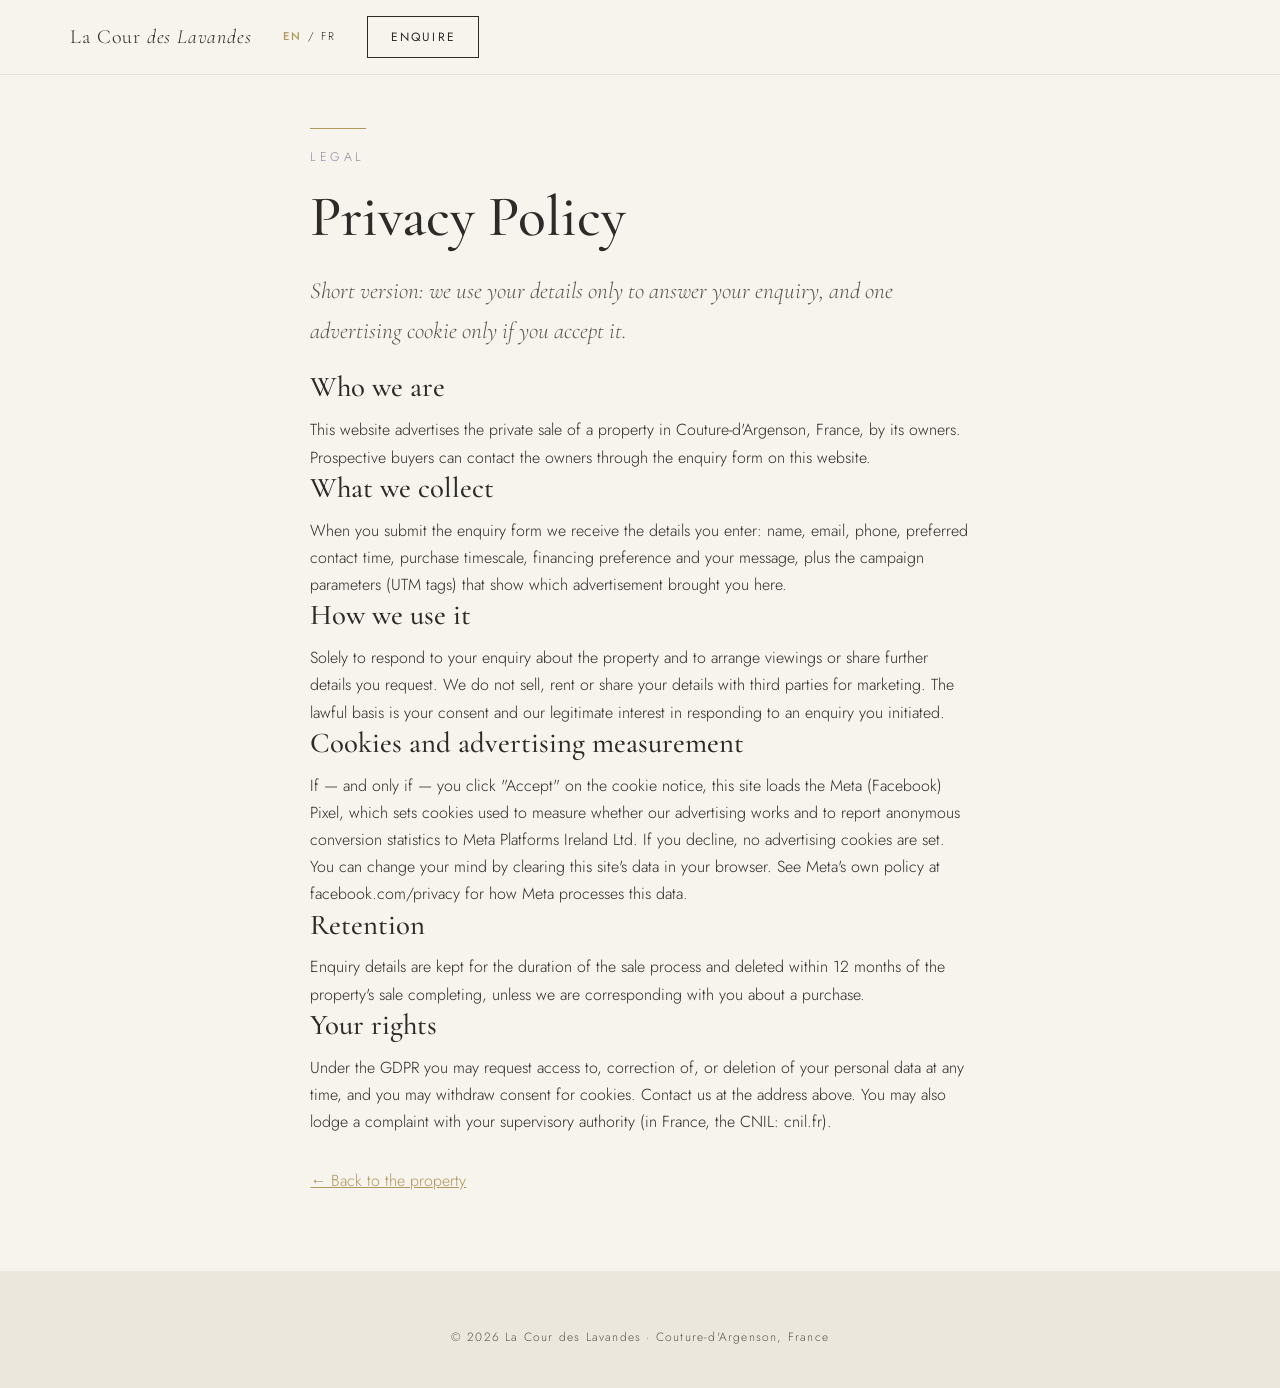
<file: privacy.html>
<!DOCTYPE html>
<html lang="en">
<head>
  <meta charset="UTF-8">
  <meta name="viewport" content="width=device-width, initial-scale=1.0">
  <title>Privacy Policy | La Cour des Lavandes</title>
  <meta name="robots" content="noindex, follow">
  <link rel="canonical" href="https://lacourdeslavandes.com/privacy.html">
  <link rel="alternate" hreflang="en" href="https://lacourdeslavandes.com/privacy.html">
  <link rel="alternate" hreflang="fr" href="https://lacourdeslavandes.com/fr/confidentialite.html">
  <link rel="preconnect" href="https://fonts.googleapis.com">
  <link rel="preconnect" href="https://fonts.gstatic.com" crossorigin>
  <link href="https://fonts.googleapis.com/css2?family=Cormorant+Garamond:wght@400;500&family=Jost:wght@300;400&display=swap" rel="stylesheet">
  <link rel="stylesheet" href="css/styles.css?v=202608030010">
</head>
<body>
  <header class="nav scrolled">
    <div class="nav-inner">
      <a class="nav-brand" href="index.html">La Cour <span>des Lavandes</span></a>
      <div class="language-switch" aria-label="Language"><span aria-current="page">EN</span><span aria-hidden="true">/</span><a href="fr/confidentialite.html" lang="fr">FR</a></div>
      <a class="btn btn-outline nav-cta" href="index.html#enquire">Enquire</a>
    </div>
  </header>

  <main class="section section-narrow" style="padding-top: 8rem;">
    <p class="eyebrow gold-rule">Legal</p>
    <h2>Privacy Policy</h2>
    <p class="lede">Short version: we use your details only to answer your enquiry, and one advertising cookie only if you accept it.</p>

    <h3>Who we are</h3>
    <p>This website advertises the private sale of a property in Couture-d'Argenson, France, by its owners. Prospective buyers can contact the owners through the enquiry form on this website.</p>

    <h3>What we collect</h3>
    <p>When you submit the enquiry form we receive the details you enter: name, email, phone, preferred contact time, purchase timescale, financing preference and your message, plus the campaign parameters (UTM tags) that show which advertisement brought you here.</p>

    <h3>How we use it</h3>
    <p>Solely to respond to your enquiry about the property and to arrange viewings or share further details you request. We do not sell, rent or share your details with third parties for marketing. The lawful basis is your consent and our legitimate interest in responding to an enquiry you initiated.</p>

    <h3>Cookies and advertising measurement</h3>
    <p>If — and only if — you click "Accept" on the cookie notice, this site loads the Meta (Facebook) Pixel, which sets cookies used to measure whether our advertising works and to report anonymous conversion statistics to Meta Platforms Ireland Ltd. If you decline, no advertising cookies are set. You can change your mind by clearing this site's data in your browser. See Meta's own policy at facebook.com/privacy for how Meta processes this data.</p>

    <h3>Retention</h3>
    <p>Enquiry details are kept for the duration of the sale process and deleted within 12 months of the property's sale completing, unless we are corresponding with you about a purchase.</p>

    <h3>Your rights</h3>
    <p>Under the GDPR you may request access to, correction of, or deletion of your personal data at any time, and you may withdraw consent for cookies. Contact us at the address above. You may also lodge a complaint with your supervisory authority (in France, the CNIL: cnil.fr).</p>

    <p style="margin-top:2rem;"><a href="index.html" style="color: var(--brass);">← Back to the property</a></p>
  </main>

  <footer class="footer">
    <div class="footer-inner">
      <p class="footer-copy">© 2026 La Cour des Lavandes · Couture-d'Argenson, France</p>
    </div>
  </footer>
</body>
</html>
</file>
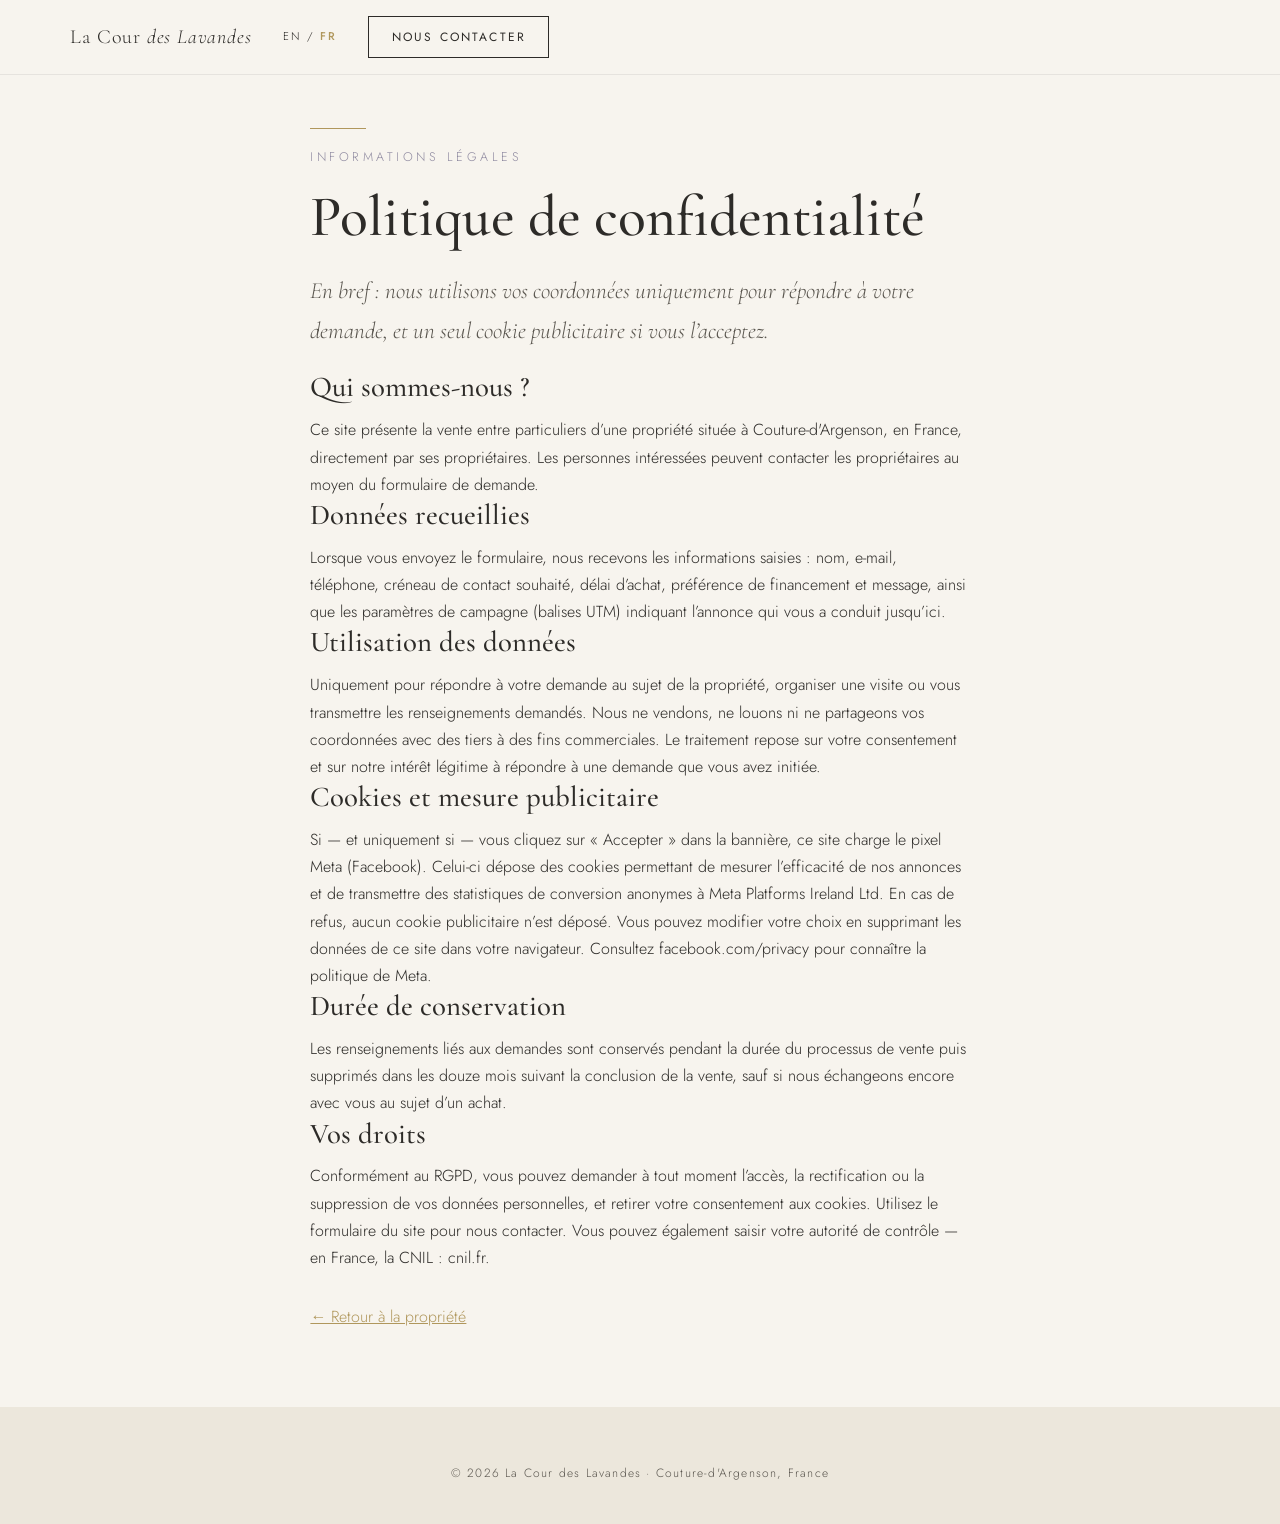
<file: fr/confidentialite.html>
<!DOCTYPE html>
<html lang="fr">
<head>
  <meta charset="UTF-8">
  <meta name="viewport" content="width=device-width, initial-scale=1.0">
  <title>Politique de confidentialité | La Cour des Lavandes</title>
  <meta name="robots" content="noindex, follow">
  <link rel="canonical" href="https://lacourdeslavandes.com/fr/confidentialite.html">
  <link rel="alternate" hreflang="en" href="https://lacourdeslavandes.com/privacy.html">
  <link rel="alternate" hreflang="fr" href="https://lacourdeslavandes.com/fr/confidentialite.html">
  <link rel="preconnect" href="https://fonts.googleapis.com">
  <link rel="preconnect" href="https://fonts.gstatic.com" crossorigin>
  <link href="https://fonts.googleapis.com/css2?family=Cormorant+Garamond:wght@400;500&family=Jost:wght@300;400&display=swap" rel="stylesheet">
  <link rel="stylesheet" href="../css/styles.css?v=202608030010">
</head>
<body>
  <header class="nav scrolled">
    <div class="nav-inner">
      <a class="nav-brand" href="./">La Cour <span>des Lavandes</span></a>
      <div class="language-switch" aria-label="Langue"><a href="../privacy.html" lang="en">EN</a><span aria-hidden="true">/</span><span aria-current="page">FR</span></div>
      <a class="btn btn-outline nav-cta" href="./#enquire">Nous contacter</a>
    </div>
  </header>

  <main class="section section-narrow" style="padding-top: 8rem;">
    <p class="eyebrow gold-rule">Informations légales</p>
    <h2>Politique de confidentialité</h2>
    <p class="lede">En bref : nous utilisons vos coordonnées uniquement pour répondre à votre demande, et un seul cookie publicitaire si vous l’acceptez.</p>

    <h3>Qui sommes-nous ?</h3>
    <p>Ce site présente la vente entre particuliers d’une propriété située à Couture-d'Argenson, en France, directement par ses propriétaires. Les personnes intéressées peuvent contacter les propriétaires au moyen du formulaire de demande.</p>

    <h3>Données recueillies</h3>
    <p>Lorsque vous envoyez le formulaire, nous recevons les informations saisies : nom, e-mail, téléphone, créneau de contact souhaité, délai d’achat, préférence de financement et message, ainsi que les paramètres de campagne (balises UTM) indiquant l’annonce qui vous a conduit jusqu’ici.</p>

    <h3>Utilisation des données</h3>
    <p>Uniquement pour répondre à votre demande au sujet de la propriété, organiser une visite ou vous transmettre les renseignements demandés. Nous ne vendons, ne louons ni ne partageons vos coordonnées avec des tiers à des fins commerciales. Le traitement repose sur votre consentement et sur notre intérêt légitime à répondre à une demande que vous avez initiée.</p>

    <h3>Cookies et mesure publicitaire</h3>
    <p>Si — et uniquement si — vous cliquez sur « Accepter » dans la bannière, ce site charge le pixel Meta (Facebook). Celui-ci dépose des cookies permettant de mesurer l’efficacité de nos annonces et de transmettre des statistiques de conversion anonymes à Meta Platforms Ireland Ltd. En cas de refus, aucun cookie publicitaire n’est déposé. Vous pouvez modifier votre choix en supprimant les données de ce site dans votre navigateur. Consultez facebook.com/privacy pour connaître la politique de Meta.</p>

    <h3>Durée de conservation</h3>
    <p>Les renseignements liés aux demandes sont conservés pendant la durée du processus de vente puis supprimés dans les douze mois suivant la conclusion de la vente, sauf si nous échangeons encore avec vous au sujet d’un achat.</p>

    <h3>Vos droits</h3>
    <p>Conformément au RGPD, vous pouvez demander à tout moment l’accès, la rectification ou la suppression de vos données personnelles, et retirer votre consentement aux cookies. Utilisez le formulaire du site pour nous contacter. Vous pouvez également saisir votre autorité de contrôle — en France, la CNIL : cnil.fr.</p>

    <p style="margin-top:2rem;"><a href="./" style="color: var(--brass);">← Retour à la propriété</a></p>
  </main>

  <footer class="footer">
    <div class="footer-inner">
      <p class="footer-copy">© 2026 La Cour des Lavandes · Couture-d'Argenson, France</p>
    </div>
  </footer>
</body>
</html>
</file>
<file: css/styles.css>
/* ============================================================
   La Cour des Lavandes — property landing page
   Palette: cream / stone / lavender-grey / sage / charcoal / brass
   ============================================================ */

:root {
  --cream: #f7f4ee;
  --stone: #ece7dc;
  --lavender: #8f8aa0;
  --sage: #a7ae9b;
  --charcoal: #2d2b28;
  --ink-soft: #5a564f;
  --brass: #b0975c;
  --white: #fffdf9;
  --serif: "Cormorant Garamond", "Times New Roman", serif;
  --sans: "Jost", "Helvetica Neue", Arial, sans-serif;
  --max-narrow: 44rem;
  --max-wide: 74rem;
}

* { box-sizing: border-box; margin: 0; padding: 0; }
html { scroll-behavior: smooth; }

body {
  font-family: var(--sans);
  font-weight: 300;
  color: var(--charcoal);
  background: var(--cream);
  line-height: 1.7;
  -webkit-font-smoothing: antialiased;
  overflow-x: hidden; /* guard against 100vw full-bleed scrollbar overflow */
}

/* Full-bleed utility: break a centered-column child out to viewport width */
.bleed {
  width: 100vw; max-width: 100vw;
  margin-left: calc(50% - 50vw);
  box-sizing: border-box;
}

img { display: block; max-width: 100%; height: auto; }

h1, h2, h3 {
  font-family: var(--serif);
  font-weight: 500;
  line-height: 1.15;
  color: var(--charcoal);
}

h2 { font-size: clamp(2.2rem, 5vw, 3.6rem); margin-bottom: 1.4rem; }
h3 { font-size: clamp(1.4rem, 2.6vw, 1.8rem); margin-bottom: .8rem; }
p + p { margin-top: 1rem; }

a { color: inherit; }

.eyebrow {
  font-family: var(--sans);
  font-size: .78rem;
  letter-spacing: .28em;
  text-transform: uppercase;
  color: var(--lavender);
  margin-bottom: 1rem;
}

/* thin brass rule above eyebrows */
.gold-rule::before {
  content: "";
  display: block;
  width: 3.5rem;
  height: 1px;
  background: var(--brass);
  margin-bottom: 1.1rem;
}

.lede {
  font-family: var(--serif);
  font-size: clamp(1.2rem, 2.2vw, 1.45rem);
  font-style: italic;
  color: var(--ink-soft);
  margin-bottom: 1.2rem;
}

.transition-line {
  text-align: center;
  font-family: var(--serif);
  font-size: clamp(1.3rem, 2.8vw, 1.8rem);
  font-style: italic;
  color: var(--charcoal);
  max-width: 30rem;
  margin: 0 auto;
  padding: clamp(1.8rem, 4vw, 2.8rem) 1.4rem 0;
}
.transition-line::before {
  content: "";
  display: block;
  width: 3.5rem;
  height: 1px;
  background: var(--brass);
  margin: 0 auto 1.6rem;
}

/* ---------- Buttons ---------- */
.btn {
  display: inline-block;
  font-family: var(--sans);
  font-size: .85rem;
  font-weight: 400;
  letter-spacing: .18em;
  text-transform: uppercase;
  text-decoration: none;
  padding: .95rem 2.1rem;
  border: 1px solid transparent;
  cursor: pointer;
  transition: background .3s ease, color .3s ease, border-color .3s ease;
}
.btn-solid { background: var(--charcoal); color: var(--white); border-color: var(--charcoal); }
.btn-solid:hover { background: var(--brass); border-color: var(--brass); }
.btn-ghost { background: transparent; color: var(--white); border-color: rgba(255,255,255,.7); }
.btn-ghost:hover { background: rgba(255,255,255,.12); }
.btn-outline, .btn-ghost-dark { background: transparent; color: var(--charcoal); border-color: var(--charcoal); }
.btn-outline:hover, .btn-ghost-dark:hover { background: var(--charcoal); color: var(--white); }
.btn-sm { padding: .55rem 1.3rem; font-size: .75rem; }

/* ---------- Nav ---------- */
.nav {
  position: fixed;
  inset: 0 0 auto 0;
  z-index: 50;
  background: transparent;
  transition: background .4s ease, box-shadow .4s ease;
}
.nav.scrolled {
  background: rgba(247, 244, 238, .96);
  box-shadow: 0 1px 0 rgba(45,43,40,.08);
  backdrop-filter: blur(8px);
}
.nav-inner {
  max-width: var(--max-wide);
  margin: 0 auto;
  padding: 1rem 1.4rem;
  display: flex;
  align-items: center;
  gap: 2rem;
}
.nav-brand {
  font-family: var(--serif);
  font-size: 1.25rem;
  letter-spacing: .04em;
  text-decoration: none;
  color: var(--white);
  transition: color .4s ease;
}
.nav-brand span { font-style: italic; }
.nav.scrolled .nav-brand { color: var(--charcoal); }
.nav-links { display: none; margin-left: auto; gap: 1.8rem; }
.nav-links a {
  font-size: .8rem;
  letter-spacing: .2em;
  text-transform: uppercase;
  text-decoration: none;
  color: var(--white);
  transition: color .4s ease;
}
.nav.scrolled .nav-links a { color: var(--charcoal); }
.nav-links a:hover { color: var(--brass); }
.language-switch {
  display: flex;
  align-items: center;
  gap: .38rem;
  margin-left: auto;
  white-space: nowrap;
}
.language-switch a,
.language-switch span {
  color: var(--white);
  font-size: .7rem;
  letter-spacing: .14em;
  text-decoration: none;
  transition: color .4s ease;
}
.language-switch [aria-current="page"] { color: var(--brass); font-weight: 500; }
.language-switch a:hover { color: var(--brass); }
.nav.scrolled .language-switch a,
.nav.scrolled .language-switch span:not([aria-current="page"]) { color: var(--charcoal); }
.nav-cta { margin-left: auto; color: var(--white); border-color: rgba(255,255,255,.8); padding: .6rem 1.4rem; font-size: .75rem; }
.nav-cta:hover { background: var(--white); color: var(--charcoal); }
.nav.scrolled .nav-cta { color: var(--charcoal); border-color: var(--charcoal); }
.nav.scrolled .nav-cta:hover { background: var(--charcoal); color: var(--white); }

@media (min-width: 860px) {
  .nav-links { display: flex; }
  .language-switch { margin-left: 0; }
  .nav-cta { margin-left: 0; }
}

/* ---------- Hero ---------- */
.hero {
  position: relative;
  min-height: 100svh;
  display: flex;
  align-items: flex-end;
  color: var(--white);
}
.hero-media, .hero-media img {
  position: absolute;
  inset: 0;
  width: 100%;
  height: 100%;
  object-fit: cover;
}
.hero-scrim {
  position: absolute;
  inset: 0;
  /* Weighted to the lower half, where the headline and CTAs sit — the real
     photograph is bright there and white type needs the help. */
  background: linear-gradient(to top,
    rgba(24,22,20,.82) 0%,
    rgba(24,22,20,.62) 30%,
    rgba(24,22,20,.34) 60%,
    rgba(24,22,20,.22) 100%);
}
.hero-content {
  position: relative;
  z-index: 2;
  width: 100%;
  max-width: var(--max-wide);
  margin: 0 auto;
  padding: 0 1.4rem clamp(4rem, 10vh, 7rem);
}
.hero .eyebrow { color: rgba(255,255,255,.85); }
.hero h1 {
  font-size: clamp(2.8rem, 8vw, 5.5rem);
  font-weight: 500;
  color: var(--white);
  margin-bottom: .6rem;
}
.hero-hook {
  font-family: var(--serif);
  font-size: clamp(1.15rem, 2.4vw, 1.5rem);
  font-style: italic;
  max-width: 38rem;
  margin-bottom: 1.4rem;
  color: rgba(255,255,255,.92);
}
.hero-price {
  font-family: var(--sans);
  font-size: 1.15rem;
  letter-spacing: .12em;
  margin-bottom: 1.8rem;
}
.hero-price span {
  display: block;
  font-size: .75rem;
  letter-spacing: .22em;
  text-transform: uppercase;
  color: rgba(255,255,255,.75);
  margin-top: .2rem;
}
.hero-ctas { display: flex; flex-wrap: wrap; gap: .9rem; }
.hero-scroll {
  position: absolute;
  left: 50%;
  bottom: 1.2rem;
  transform: translateX(-50%);
  z-index: 2;
}
.hero-scroll span {
  display: block;
  width: 1px;
  height: 2.6rem;
  background: rgba(255,255,255,.7);
  animation: drip 2.4s ease-in-out infinite;
}
@keyframes drip {
  0% { transform: scaleY(0); transform-origin: top; }
  45% { transform: scaleY(1); transform-origin: top; }
  55% { transform: scaleY(1); transform-origin: bottom; }
  100% { transform: scaleY(0); transform-origin: bottom; }
}

/* ---------- Sections ---------- */
.section { padding: clamp(3rem, 6vw, 5rem) 1.4rem; }
.section-narrow { max-width: var(--max-narrow); margin: 0 auto; }
.section-wide { max-width: var(--max-wide); margin: 0 auto; }
.section-head { max-width: var(--max-narrow); margin-bottom: clamp(1.8rem, 4vw, 3rem); }

/* ---------- Gallery ---------- */
.gallery-grid {
  display: grid;
  grid-template-columns: repeat(2, 1fr);
  gap: .6rem;
  margin-top: 2.2rem;
  width: 100vw; max-width: 100vw;
  margin-left: calc(50% - 50vw);
  padding: 0 clamp(.6rem, 2vw, 1.4rem);
  box-sizing: border-box;
}
@media (min-width: 760px) {
  .gallery-grid { grid-template-columns: repeat(4, 1fr); gap: .9rem; }
}
.g-item { position: relative; display: block; overflow: hidden; background: var(--stone); aspect-ratio: 4 / 3; }
.g-item > a { display: block; width: 100%; height: 100%; }
/* <picture> is inline by default; it must fill its cell or the grid collapses */
.g-item picture,
.chapter-media picture,
.band-media picture { display: block; width: 100%; height: 100%; }
.g-item img {
  width: 100%;
  height: 100%;
  aspect-ratio: 4 / 3;
  object-fit: cover;
  transition: transform 1.2s cubic-bezier(.2,.6,.2,1), opacity .6s ease;
}
.g-item:hover img { transform: scale(1.045); }
.g-item figcaption {
  position: absolute;
  left: 0; right: 0; bottom: 0;
  padding: 1.6rem .9rem .7rem;
  background: linear-gradient(to top, rgba(24,22,20,.78), rgba(24,22,20,0));
  color: var(--white);
  font-size: .78rem;
  letter-spacing: .14em;
  text-transform: uppercase;
  pointer-events: none;
}
.g-item figcaption em {
  display: block;
  font-family: var(--serif);
  font-style: italic;
  font-size: .95rem;
  letter-spacing: .02em;
  text-transform: none;
  color: rgba(255,255,255,.8);
  margin-top: .15rem;
}
.gallery-note {
  margin-top: 1.6rem;
  font-size: .85rem;
  letter-spacing: .08em;
  color: var(--ink-soft);
  font-style: italic;
}

/* Keep the gallery and property chapters visually connected. These adjacent
   sections otherwise stack their full edge padding and create a large void. */
#gallery { padding-bottom: 1.5rem; }
#property { padding-top: 1.5rem; }

/* ---------- Chapters ---------- */
.chapter {
  display: grid;
  min-width: 0;
  gap: 1.8rem;
  align-items: center;
  margin-bottom: clamp(2.5rem, 5vw, 4rem);
}
.chapter > * { min-width: 0; }
.outbuilding-chapter { align-items: start; }
.chapter:last-child { margin-bottom: 0; }
@media (min-width: 860px) {
  .chapter { grid-template-columns: 7fr 5fr; gap: clamp(2rem, 5vw, 4.5rem); }
  /* Flip = mirror the top row (text left, wide image right). Place explicitly:
     using `order` here pushed the image past the full-width carousel to the bottom. */
  .chapter-flip { grid-template-columns: 5fr 7fr; }
  .chapter-flip .chapter-text { grid-column: 1; grid-row: 1; }
  .chapter-flip .chapter-media { grid-column: 2; grid-row: 1; }
}
@media (min-width: 650px) and (max-width: 859px) {
  .outbuilding-chapter { grid-template-columns: 7fr 5fr; gap: 2rem; }
}
.chapter-media img { width: 100%; aspect-ratio: 4 / 3; object-fit: cover; }
.chapter-num {
  font-size: .72rem;
  letter-spacing: .3em;
  text-transform: uppercase;
  color: var(--brass);
  margin-bottom: .7rem;
}
.chapter-facts {
  margin-top: 1.2rem;
  padding-top: 1rem;
  border-top: 1px solid var(--brass);
  font-size: .82rem;
  letter-spacing: .14em;
  text-transform: uppercase;
  color: var(--ink-soft);
}

/* ---------- Per-chapter gallery ---------- */
.chapter-gallery {
  grid-column: 1 / -1;
  display: grid;
  grid-template-columns: repeat(3, 1fr);
  gap: .5rem;
  margin-top: 1.4rem;
}
@media (min-width: 860px) {
  .chapter-gallery { grid-template-columns: repeat(4, 1fr); gap: .7rem; }
}
.chapter-gallery a { display: block; overflow: hidden; background: var(--stone); }
.chapter-gallery picture { display: block; width: 100%; height: 100%; }
.chapter-gallery img {
  width: 100%;
  aspect-ratio: 4 / 3;
  object-fit: cover;
  transition: transform 1.1s cubic-bezier(.2,.6,.2,1), opacity .5s ease;
}
.chapter-gallery a:hover img { transform: scale(1.05); }

/* ---------- Main House slideshow ---------- */
.chapter-slideshow {
  grid-column: 1 / -1;
  width: min(100%, 48rem);
  margin-inline: auto;
  margin-top: 1.4rem;
}
.slideshow-stage {
  position: relative;
  overflow: hidden;
  background: var(--stone);
}
.slideshow-stage a,
.slideshow-stage img { display: block; width: 100%; }
.slideshow-stage img {
  aspect-ratio: 4 / 3;
  object-fit: cover;
  transition: opacity .25s ease;
}
.slideshow-caption {
  position: absolute;
  left: 0;
  right: 0;
  bottom: 0;
  margin: 0;
  padding: .75rem 1.2rem;
  color: var(--white);
  font-family: var(--serif);
  font-size: clamp(1rem, 2vw, 1.35rem);
  background: rgba(24,22,20,.75);
}
.slideshow-controls {
  display: flex;
  align-items: center;
  justify-content: space-between;
  gap: 1rem;
  padding: .85rem 0;
}
.slideshow-controls button {
  border: 0;
  border-bottom: 1px solid var(--brass);
  padding: .25rem 0;
  background: transparent;
  color: var(--charcoal);
  font: inherit;
  font-size: .72rem;
  letter-spacing: .16em;
  text-transform: uppercase;
  cursor: pointer;
}
.slideshow-controls button:hover,
.slideshow-controls button:focus-visible { color: var(--brass); }
.slideshow-controls p {
  margin: 0;
  color: var(--ink-soft);
  font-size: .75rem;
  letter-spacing: .12em;
  text-transform: uppercase;
}
.slideshow-thumbs {
  display: grid;
  grid-auto-flow: column;
  grid-auto-columns: minmax(7.5rem, 1fr);
  gap: .55rem;
  overflow-x: auto;
  padding: 0 0 .6rem;
  scrollbar-color: var(--brass) var(--stone);
}
.slideshow-thumbs button {
  padding: 0;
  border: 2px solid transparent;
  background: var(--stone);
  cursor: pointer;
  opacity: .62;
  transition: opacity .25s ease, border-color .25s ease;
}
.slideshow-thumbs button:hover,
.slideshow-thumbs button:focus-visible,
.slideshow-thumbs button.is-active {
  border-color: var(--brass);
  opacity: 1;
}
.slideshow-thumbs img {
  display: block;
  width: 100%;
  aspect-ratio: 4 / 3;
  object-fit: cover;
}
@media (min-width: 860px) {
  .slideshow-stage { max-height: 42rem; }
  .slideshow-thumbs { grid-auto-columns: minmax(8.5rem, 1fr); }
}

.chapter-photo-carousel {
  grid-column: 1 / -1;
  display: flex;
  gap: .7rem;
  min-width: 0;
  overflow-x: auto;
  padding: 0 0 .7rem;
  margin-top: 1.4rem;
  scrollbar-color: var(--brass) var(--stone);
  scroll-snap-type: x proximity;
}
.chapter-photo-carousel-head {
  grid-column: 1 / -1;
  display: flex;
  align-items: center;
  justify-content: space-between;
  gap: 1rem;
  margin-top: 1.4rem;
}
.chapter-photo-carousel-head p {
  margin: 0;
  color: var(--ink-soft);
  font-size: .72rem;
  letter-spacing: .16em;
  text-transform: uppercase;
}
.chapter-photo-carousel-head div { display: flex; gap: 1rem; }
.chapter-photo-carousel-head button {
  border: 0;
  border-bottom: 1px solid var(--brass);
  padding: .25rem 0;
  background: transparent;
  color: var(--charcoal);
  font: inherit;
  font-size: .72rem;
  letter-spacing: .14em;
  text-transform: uppercase;
  cursor: pointer;
}
.chapter-photo-carousel-head button:hover,
.chapter-photo-carousel-head button:focus-visible { color: var(--brass); }
.chapter-photo-carousel-head + .chapter-photo-carousel { margin-top: .75rem; }
.chapter-photo-carousel a {
  flex: 0 0 clamp(10rem, 23vw, 15rem);
  display: block;
  overflow: hidden;
  background: var(--stone);
  scroll-snap-align: start;
}
.chapter-photo-carousel picture { display: block; }
.chapter-photo-carousel img {
  display: block;
  width: 100%;
  aspect-ratio: 4 / 3;
  object-fit: cover;
  transition: transform .7s ease;
}
.chapter-photo-carousel a:hover img { transform: scale(1.04); }

/* ---------- Call-to-action band ---------- */
.cta-band {
  text-align: center;
  padding: clamp(2.2rem, 5vw, 3.5rem) 1.4rem;
  background: var(--white);
  border-top: 1px solid rgba(176,151,92,.35);
  border-bottom: 1px solid rgba(176,151,92,.35);
}
.cta-band.on-stone { background: var(--stone); }
.cta-band p {
  font-family: var(--serif);
  font-size: clamp(1.3rem, 2.8vw, 1.9rem);
  font-style: italic;
  color: var(--charcoal);
  max-width: 34rem;
  margin: 0 auto 1.6rem;
  line-height: 1.35;
}
.cta-actions { display: flex; flex-wrap: wrap; gap: .9rem; justify-content: center; }
.cta-band p.cta-note {
  font-family: var(--sans);
  font-size: .78rem;
  font-style: normal;
  letter-spacing: .16em;
  text-transform: uppercase;
  color: var(--ink-soft);
  margin: 1.3rem auto 0;
}

/* ---------- Surrounding area gallery ---------- */
.area-grid {
  display: grid;
  grid-template-columns: repeat(2, 1fr);
  gap: .6rem;
  margin-top: 2.2rem;
}
@media (min-width: 760px) {
  .area-grid { grid-template-columns: repeat(4, 1fr); gap: .9rem; }
  .area-grid-small { grid-template-columns: repeat(3, 1fr); max-width: 62rem; margin-left: auto; margin-right: auto; }
}
.area-item { position: relative; display: block; overflow: hidden; background: var(--stone); }
.area-item > a { display: block; }
.area-item picture { display: block; width: 100%; height: 100%; }
.area-item img {
  width: 100%;
  aspect-ratio: 3 / 2;
  object-fit: cover;
  transition: transform 1.2s cubic-bezier(.2,.6,.2,1);
}
.area-item:hover img { transform: scale(1.05); }
.area-item figcaption {
  position: absolute;
  left: 0; right: 0; bottom: 0;
  padding: 1.6rem .9rem .7rem;
  background: linear-gradient(to top, rgba(24,22,20,.78), rgba(24,22,20,0));
  color: var(--white);
  font-size: .78rem;
  letter-spacing: .14em;
  text-transform: uppercase;
}
.area-item figcaption em {
  display: block;
  font-family: var(--serif);
  font-style: italic;
  font-size: .95rem;
  letter-spacing: .02em;
  text-transform: none;
  color: rgba(255,255,255,.8);
  margin-top: .15rem;
}

/* ---------- Income figures ---------- */
.income-figures {
  display: grid;
  gap: 1.25rem 1rem;
  width: 100vw;
  margin: clamp(1.4rem, 3vw, 2rem) 0 0 calc(50% - 50vw);
  padding: clamp(1.8rem, 3.5vw, 2.5rem) max(1.4rem, calc((100vw - var(--max-narrow)) / 2));
  background: var(--charcoal);
  color: var(--cream);
  text-align: center;
}
@media (min-width: 620px) { .income-figures { grid-template-columns: repeat(2, 1fr); } }
@media (min-width: 900px) { .income-figures { grid-template-columns: repeat(4, 1fr); } }
.income-figures div { padding: .4rem; }
.income-figures dt {
  font-size: .74rem;
  letter-spacing: .2em;
  text-transform: uppercase;
  color: rgba(247,244,238,.65);
  margin-bottom: .7rem;
}
.income-figures dd { font-family: var(--serif); font-size: clamp(1.7rem, 3vw, 2.2rem); color: var(--white); }
.income-figures dd span {
  display: block;
  font-family: var(--sans);
  font-size: .72rem;
  letter-spacing: .18em;
  text-transform: uppercase;
  color: rgba(247,244,238,.65);
  margin-top: .45rem;
}
.income-figures .highlight { background: transparent; }
.income-disclaimer {
  padding-top: 1.1rem;
  font-size: .8rem;
  line-height: 1.7;
  color: rgba(247,244,238,.68);
}
.income-disclaimer strong {
  color: var(--white);
  font-weight: 400;
}
.income-total {
  border: 1px solid var(--brass);
  padding: 1.6rem 1.5rem;
  text-align: center;
  margin-bottom: 1.4rem;
}
.income-total dt {
  font-size: .74rem;
  letter-spacing: .22em;
  text-transform: uppercase;
  color: var(--brass);
  margin-bottom: .5rem;
}
.income-total dd { font-family: var(--serif); font-size: clamp(2rem, 5vw, 2.8rem); }
.income-caveat {
  font-size: .78rem;
  line-height: 1.6;
  color: var(--ink-soft);
}
.airbnb-link {
  display: inline-block;
  margin-top: 1.2rem;
  font-size: .8rem;
  letter-spacing: .16em;
  text-transform: uppercase;
  color: var(--charcoal);
  border-bottom: 1px solid var(--brass);
  padding-bottom: .2rem;
  text-decoration: none;
}
.airbnb-link:hover { color: var(--brass); }

/* ---------- Grounds band ---------- */
.band {
  display: grid;
  background: var(--stone);
  padding: 0;
}
@media (min-width: 900px) {
  .band { grid-template-columns: 1fr 1fr; }
}
.band-media img { width: 100%; height: 100%; object-fit: cover; min-height: 320px; }
.band-text {
  padding: clamp(2.5rem, 5vw, 4rem) clamp(1.4rem, 5vw, 4rem);
  align-self: center;
  max-width: 38rem;
}
.grounds-gallery {
  grid-column: 1 / -1;
  display: grid;
  grid-template-columns: repeat(2, 1fr);
  gap: .55rem;
  padding: .55rem;
  background: var(--white);
}
@media (min-width: 760px) {
  .grounds-gallery { grid-template-columns: repeat(4, 1fr); }
}
.grounds-gallery a,
.grounds-gallery picture { display: block; overflow: hidden; }
.grounds-gallery img {
  display: block;
  width: 100%;
  aspect-ratio: 4 / 3;
  object-fit: cover;
  transition: transform .8s cubic-bezier(.2,.6,.2,1), filter .4s ease;
}
.grounds-gallery a:hover img {
  transform: scale(1.04);
  filter: brightness(.94);
}

/* ---------- Location ---------- */
.location-grid {
  display: grid;
  gap: 2.5rem;
  margin-bottom: clamp(2.5rem, 6vw, 4rem);
}
@media (min-width: 820px) { .location-grid { grid-template-columns: repeat(3, 1fr); } }
.loc-col h3 {
  font-size: 1.25rem;
  padding-bottom: .6rem;
  border-bottom: 1px solid var(--brass);
  margin-bottom: 1rem;
}
.loc-col ul { list-style: none; }
.loc-col li {
  display: flex;
  justify-content: space-between;
  gap: 1rem;
  padding: .45rem 0;
  font-size: .95rem;
  border-bottom: 1px solid rgba(45,43,40,.08);
}
.loc-col li em {
  font-style: normal;
  color: var(--lavender);
  white-space: nowrap;
  font-size: .85rem;
  letter-spacing: .06em;
}
.map-wrap iframe {
  width: 100%;
  height: 220px;
  border: 0;
  filter: grayscale(.55) sepia(.12);
}
.map-wrap {
  max-width: 48rem;
  margin: 0 auto;
}
.map-caption {
  margin-top: .7rem;
  font-size: .8rem;
  letter-spacing: .14em;
  text-transform: uppercase;
  color: var(--ink-soft);
}
.location-carousel-head {
  margin-top: clamp(2.5rem, 6vw, 4.5rem);
}
.location-area-carousel {
  margin-top: .75rem;
}
.location-area-carousel .area-location-card {
  position: relative;
  flex-basis: clamp(12rem, 28vw, 19rem);
}
.area-location-card span {
  position: absolute;
  left: 0;
  right: 0;
  bottom: 0;
  padding: 2rem .9rem .75rem;
  background: linear-gradient(to top, rgba(24,22,20,.82), rgba(24,22,20,0));
  color: var(--white);
  font-size: .76rem;
  letter-spacing: .14em;
  text-transform: uppercase;
}

/* ---------- Income ---------- */
.band-cream { background: var(--white); max-width: none; }
.band-cream > * { max-width: var(--max-narrow); margin-left: auto; margin-right: auto; }
.band-cream > .income-figures {
  max-width: none;
  margin-left: calc(50% - 50vw);
  margin-right: 0;
}
.band-cream h2, .band-cream p { max-width: var(--max-narrow); }
#income {
  padding-top: clamp(2.2rem, 4vw, 3.25rem);
  padding-bottom: clamp(2.2rem, 4vw, 3.25rem);
  background: var(--charcoal);
  color: var(--cream);
}
#income .eyebrow { margin-bottom: .9rem; }
#income h2 { margin-bottom: .8rem; }
#income .eyebrow { color: rgba(247,244,238,.62); }
#income h2 { color: var(--white); }
#income .lede { color: rgba(247,244,238,.76); }
#income .income-figures {
  border-top: 1px solid rgba(247,244,238,.18);
  border-bottom: 1px solid rgba(247,244,238,.18);
}
.income-note {
  margin-top: 1.6rem;
  font-size: .82rem;
  letter-spacing: .16em;
  text-transform: uppercase;
  color: var(--brass);
}

/* ---------- Key facts ---------- */
.facts {
  background: var(--charcoal);
  color: var(--cream);
  padding: clamp(2.5rem, 5vw, 3.5rem) 1.4rem;
}
.facts dl {
  max-width: var(--max-wide);
  margin: 0 auto;
  display: grid;
  grid-template-columns: repeat(2, 1fr);
  gap: 2rem 1.5rem;
  text-align: center;
}
@media (min-width: 820px) { .facts dl { grid-template-columns: repeat(6, 1fr); } }
.facts dt {
  font-family: var(--serif);
  font-size: clamp(1.7rem, 3vw, 2.2rem);
  color: var(--white);
}
.facts dd {
  font-size: .72rem;
  letter-spacing: .2em;
  text-transform: uppercase;
  color: rgba(247,244,238,.65);
  margin-top: .3rem;
}

/* ---------- Enquiry form ---------- */
.contact-quick { display: flex; flex-wrap: wrap; gap: .9rem; margin-bottom: 2.4rem; }
.enquiry-form label {
  display: block;
  font-size: .78rem;
  letter-spacing: .18em;
  text-transform: uppercase;
  color: var(--ink-soft);
  margin-bottom: 1.4rem;
}
.field-optional {
  letter-spacing: .08em;
  text-transform: none;
  opacity: .65;
}
.form-row { display: grid; gap: 0 1.4rem; }
@media (min-width: 680px) { .form-row { grid-template-columns: 1fr 1fr; } }
.enquiry-form input,
.enquiry-form select,
.enquiry-form textarea {
  display: block;
  width: 100%;
  margin-top: .45rem;
  padding: .8rem .2rem;
  font-family: var(--sans);
  font-size: 1rem;
  font-weight: 300;
  color: var(--charcoal);
  background: transparent;
  border: 0;
  border-bottom: 1px solid rgba(45,43,40,.3);
  border-radius: 0;
  transition: border-color .3s ease;
}
.enquiry-form input:focus,
.enquiry-form select:focus,
.enquiry-form textarea:focus {
  outline: none;
  border-bottom-color: var(--brass);
}
.phone-group { display: grid; grid-template-columns: auto 1fr; gap: .8rem; }
.btn-submit { width: 100%; margin-top: .6rem; }
@media (min-width: 680px) { .btn-submit { width: auto; } }
.form-privacy { margin-top: 1.1rem; font-size: .8rem; color: var(--ink-soft); }
.form-privacy a { color: var(--brass); }
.form-status { margin-top: 1rem; font-family: var(--serif); font-size: 1.15rem; font-style: italic; color: var(--sage); }

/* ---------- Footer ---------- */
.footer { background: var(--stone); padding: 3.5rem 1.4rem 2.5rem; }
.footer-inner { max-width: var(--max-narrow); margin: 0 auto; text-align: center; }
.footer-brand { font-family: var(--serif); font-size: 1.5rem; margin-bottom: 1.4rem; }
.footer-fr, .footer-legal { font-size: .8rem; color: var(--ink-soft); margin-bottom: 1.1rem; }
.footer-links { display: flex; flex-wrap: wrap; justify-content: center; gap: 1.4rem; margin: 1.6rem 0; }
.footer-links a {
  font-size: .75rem;
  letter-spacing: .16em;
  text-transform: uppercase;
  text-decoration: none;
  color: var(--charcoal);
  border-bottom: 1px solid var(--brass);
  padding-bottom: .15rem;
}
.footer-copy { font-size: .75rem; letter-spacing: .1em; color: var(--ink-soft); }

/* ---------- Lightbox ---------- */
.lightbox[hidden] { display: none; }
.lightbox {
  position: fixed;
  inset: 0;
  z-index: 100;
  background: rgba(24,22,20,.94);
  display: flex;
  align-items: center;
  justify-content: center;
}
.lightbox img { max-width: 92vw; max-height: 88vh; object-fit: contain; }
.lightbox button {
  position: absolute;
  background: none;
  border: 0;
  color: rgba(255,255,255,.85);
  font-size: 2.4rem;
  line-height: 1;
  cursor: pointer;
  padding: .8rem;
}
.lb-close { top: .8rem; right: 1.2rem; }
.lb-prev { left: .6rem; top: 50%; transform: translateY(-50%); }
.lb-next { right: .6rem; top: 50%; transform: translateY(-50%); }

/* ---------- Cookie bar ---------- */
.cookie-bar {
  position: fixed;
  z-index: 90;
  left: 1rem;
  right: 1rem;
  bottom: 1rem;
  max-width: 30rem;
  background: var(--white);
  border: 1px solid var(--brass);
  padding: 1.2rem 1.4rem;
  box-shadow: 0 12px 40px rgba(24,22,20,.18);
  font-size: .85rem;
  color: var(--ink-soft);
}
.cookie-bar a { color: var(--brass); }
.cookie-actions { display: flex; gap: .7rem; margin-top: .9rem; }


/* ---------- Staggered tile reveals ---------- */
.reveal .g-item,
.reveal .chapter-gallery a,
.reveal .area-item {
  opacity: 0;
  transform: translateY(22px);
  transition: opacity .9s ease, transform .9s cubic-bezier(.2,.6,.2,1);
}
.reveal.visible .g-item,
.reveal.visible .chapter-gallery a,
.reveal.visible .area-item { opacity: 1; transform: none; }
.reveal.visible .g-item:nth-child(2),
.reveal.visible .chapter-gallery a:nth-child(2),
.reveal.visible .area-item:nth-child(2) { transition-delay: .12s; }
.reveal.visible .g-item:nth-child(3),
.reveal.visible .chapter-gallery a:nth-child(3),
.reveal.visible .area-item:nth-child(3) { transition-delay: .24s; }
.reveal.visible .g-item:nth-child(4),
.reveal.visible .chapter-gallery a:nth-child(4) { transition-delay: .36s; }
.reveal.visible .g-item:nth-child(5) { transition-delay: .48s; }
.reveal.visible .g-item:nth-child(6) { transition-delay: .6s; }
.reveal.visible .g-item:nth-child(7) { transition-delay: .72s; }
.reveal.visible .g-item:nth-child(8) { transition-delay: .84s; }

/* slow settle on the image inside as the tile arrives */
.reveal .g-item img,
.reveal .area-item img { transform: scale(1.06); }
.reveal.visible .g-item img,
.reveal.visible .area-item img { transform: scale(1); transition: transform 1.6s cubic-bezier(.2,.6,.2,1); }

/* ---------- Reveal on scroll ---------- */
.reveal {
  opacity: 0;
  transform: translateY(24px);
  transition: opacity 1s ease, transform 1s ease;
}
.reveal.visible { opacity: 1; transform: none; }
@media (prefers-reduced-motion: reduce) {
  .reveal, .reveal .g-item, .reveal .chapter-gallery a, .reveal .area-item,
  .reveal .g-item img, .reveal .area-item img { opacity: 1; transform: none; transition: none; }
  html { scroll-behavior: auto; }
  .hero-scroll span, .g-item img { animation: none; transition: none; }
}

/* ============================================================
   Motion layer — photo reveals, scroll, hero life, lightbox
   All additive; degrades to visible if JS is off.
   ============================================================ */

/* Staggered image reveal on scroll (class + delay applied by JS) */
.io-img {
  opacity: 0;
  transform: translateY(20px) scale(.985);
  transition: opacity .9s ease, transform .9s cubic-bezier(.2,.6,.2,1);
  will-change: opacity, transform;
}
.io-img.in { opacity: 1; transform: none; }

/* Hero: slow Ken Burns settle + content rising in on load */
.hero-media img { animation: kenburns 18s ease-out both; }
@keyframes kenburns { from { transform: scale(1.08); } to { transform: scale(1); } }

.hero-content > * { opacity: 0; animation: heroUp .9s ease forwards; }
.hero-content > *:nth-child(1) { animation-delay: .15s; }
.hero-content > *:nth-child(2) { animation-delay: .30s; }
.hero-content > *:nth-child(3) { animation-delay: .45s; }
.hero-content > *:nth-child(4) { animation-delay: .60s; }
.hero-content > *:nth-child(5) { animation-delay: .75s; }
@keyframes heroUp { from { opacity: 0; transform: translateY(18px); } to { opacity: 1; transform: none; } }

/* Buttons: subtle lift */
.btn { transition: background .3s ease, color .3s ease, border-color .3s ease, transform .25s ease, box-shadow .3s ease; }
.btn:hover { transform: translateY(-2px); }
.btn-solid:hover, .btn-outline:hover, .btn-ghost-dark:hover { box-shadow: 0 8px 22px rgba(45,43,40,.18); }

/* Lightbox: fade + zoom instead of instant show */
.lightbox { opacity: 0; visibility: hidden; transition: opacity .35s ease, visibility .35s ease; }
.lightbox.open { opacity: 1; visibility: visible; }
.lightbox img { transform: scale(.96); transition: transform .4s cubic-bezier(.2,.6,.2,1); }
.lightbox.open img { transform: none; }

@media (prefers-reduced-motion: reduce) {
  .io-img { opacity: 1; transform: none; transition: none; }
  .hero-media img { animation: none; }
  .hero-content > * { opacity: 1; animation: none; }
  .btn:hover { transform: none; }
  .lightbox, .lightbox img { transition: none; }
}

/* ============================================================
   Editorial polish — photo grade, dividers, sticky bar,
   mobile nav, lightbox caption
   ============================================================ */

/* Consistent warm grade + vignette + film grain so uneven photo
   quality reads as one cohesive collection (hero left crisp). */
.g-item img, .area-item img, .chapter-gallery img,
.band-media img, .chapter-media img {
  filter: saturate(1.06) contrast(1.03) brightness(1.02) sepia(.05);
}
.g-item, .area-item, .chapter-gallery a { position: relative; }
.g-item::after, .area-item::after, .chapter-gallery a::after {
  content: ""; position: absolute; inset: 0; pointer-events: none; z-index: 1;
  box-shadow: inset 0 0 55px rgba(24,22,20,.22);
}
.g-item::before, .area-item::before, .chapter-gallery a::before {
  content: ""; position: absolute; inset: 0; pointer-events: none; z-index: 1;
  opacity: .07; mix-blend-mode: overlay;
  background-image: url("data:image/svg+xml,%3Csvg xmlns='http://www.w3.org/2000/svg' width='140' height='140'%3E%3Cfilter id='n'%3E%3CfeTurbulence type='fractalNoise' baseFrequency='0.9' numOctaves='2' stitchTiles='stitch'/%3E%3C/filter%3E%3Crect width='100%25' height='100%25' filter='url(%23n)'/%3E%3C/svg%3E");
}
.g-item figcaption, .area-item figcaption { z-index: 2; }

/* Ornamental brass divider for flat cream-on-cream joins */
.rule-brass { border: 0; width: 3.5rem; height: 1px; background: var(--brass); margin: clamp(2.5rem, 7vw, 5rem) auto; }

/* Sticky mini price / CTA bar (shown after hero, hidden near form) */
.pricebar {
  position: fixed; left: 0; right: 0; bottom: 0; z-index: 60;
  display: flex; align-items: center; justify-content: space-between; gap: 1rem;
  padding: .7rem clamp(1rem, 4vw, 2rem);
  background: rgba(45,43,40,.96); backdrop-filter: blur(8px); color: var(--white);
  transform: translateY(110%); transition: transform .4s cubic-bezier(.2,.6,.2,1);
}
.pricebar.show { transform: none; }
.pricebar-price { font-family: var(--serif); font-size: 1.15rem; letter-spacing: .04em; }
.pricebar-price span {
  font-family: var(--sans); font-size: .68rem; letter-spacing: .2em;
  text-transform: uppercase; color: rgba(255,255,255,.7); margin-left: .7rem;
}
.pricebar .btn { padding: .6rem 1.6rem; font-size: .74rem; }
.pricebar .btn-solid { background: var(--brass); border-color: var(--brass); }
.pricebar .btn-solid:hover { background: var(--white); color: var(--charcoal); border-color: var(--white); }
@media (max-width: 520px) { .pricebar-price span { display: none; } }

/* Mobile hamburger + dropdown menu */
.nav-toggle {
  display: inline-flex; flex-direction: column; justify-content: center; gap: 5px;
  width: 2.2rem; height: 2.2rem; margin-left: .6rem;
  background: none; border: 0; cursor: pointer; padding: 0;
}
.nav-toggle span { display: block; height: 1.5px; width: 1.4rem; background: var(--white); transition: transform .3s ease, opacity .3s ease; }
.nav.scrolled .nav-toggle span { background: var(--charcoal); }
.nav-toggle[aria-expanded="true"] span:nth-child(1) { transform: translateY(6.5px) rotate(45deg); }
.nav-toggle[aria-expanded="true"] span:nth-child(2) { opacity: 0; }
.nav-toggle[aria-expanded="true"] span:nth-child(3) { transform: translateY(-6.5px) rotate(-45deg); }
@media (min-width: 860px) { .nav-toggle { display: none; } }
@media (max-width: 859px) {
  .nav-inner { position: relative; }
  .nav-links {
    display: none; position: absolute; top: 100%; left: 0; right: 0;
    flex-direction: column; gap: 0; margin: 0;
    background: rgba(247,244,238,.98); backdrop-filter: blur(8px);
    padding: .3rem 1.4rem .8rem; box-shadow: 0 14px 34px rgba(24,22,20,.14);
  }
  .nav-links.open { display: flex; }
  .nav-links a { color: var(--charcoal); padding: .8rem 0; border-bottom: 1px solid rgba(45,43,40,.08); }
  .nav-cta { display: none; }
}

/* Per-section carousel — 3-up sliding track (built from chapter galleries by JS) */
.carousel {
  display: block; /* override .chapter-gallery grid */
  position: relative; width: min(74rem, 100%); margin: 2rem auto 0;
}
.ss-track {
  display: flex; gap: .7rem; overflow-x: auto;
  scroll-snap-type: x mandatory; -webkit-overflow-scrolling: touch;
  scrollbar-width: none;
}
.ss-track::-webkit-scrollbar { display: none; }
.carousel .slide {
  position: relative; flex: 0 0 100%; margin: 0;
  scroll-snap-align: start; aspect-ratio: 3 / 2;
  overflow: hidden; background: var(--stone);
}
@media (min-width: 600px) { .carousel .slide { flex-basis: calc((100% - .7rem) / 2); } }
@media (min-width: 900px) { .carousel .slide { flex-basis: calc((100% - 1.4rem) / 3); } }
/* one-photo chapter: full width, no empty track gaps */
.carousel.single { width: min(56rem, 100%); }
.carousel.single .slide { flex-basis: 100%; }
.carousel .slide picture,
.carousel .slide img { display: block; width: 100%; height: 100%; }
.carousel .slide img { object-fit: cover; aspect-ratio: auto; }
.ss-btn {
  position: absolute; top: 50%; transform: translateY(-50%); z-index: 3;
  width: 2.6rem; height: 2.6rem; border: 0; cursor: pointer;
  background: rgba(24,22,20,.5); color: #fff; font-size: 1.4rem; line-height: 1;
  transition: background .3s ease;
}
.ss-btn:hover { background: rgba(24,22,20,.78); }
.ss-prev { left: -.3rem; } .ss-next { right: -.3rem; }

/* Lightbox caption */
.lb-caption {
  position: absolute; bottom: 1.1rem; left: 0; right: 0; text-align: center;
  color: rgba(255,255,255,.85); font-family: var(--serif); font-style: italic;
  font-size: 1.05rem; padding: 0 3rem; pointer-events: none;
}

@media (prefers-reduced-motion: reduce) {
  .pricebar { transition: none; }
  .nav-toggle span { transition: none; }
}

/* ---------- TEMP: font trials — delete this block once a pair is chosen ---------- */
body[data-font="fraunces"] {
  --serif: "Fraunces", Georgia, serif;
  --sans: "Inter", "Helvetica Neue", Arial, sans-serif;
}
body[data-font="marcellus"] {
  --serif: "Marcellus", "Times New Roman", serif;
  --sans: "Figtree", "Helvetica Neue", Arial, sans-serif;
}
body[data-font="marcellus"] .lede,
body[data-font="marcellus"] .hero-hook,
body[data-font="marcellus"] .transition-line,
body[data-font="marcellus"] .cta-band p { font-style: normal; } /* Marcellus has no italic */
.font-trial {
  position: fixed;
  left: 1rem;
  bottom: 1rem;
  z-index: 80;
  display: flex;
  gap: .4rem;
  background: var(--white);
  border: 1px solid var(--brass);
  padding: .35rem;
  box-shadow: 0 8px 28px rgba(24,22,20,.16);
}
.font-trial button {
  width: 2rem;
  height: 2rem;
  border: 1px solid transparent;
  background: none;
  font-family: var(--sans);
  font-size: .8rem;
  color: var(--ink-soft);
  cursor: pointer;
}
.font-trial button.active { border-color: var(--charcoal); color: var(--charcoal); }
</file>
